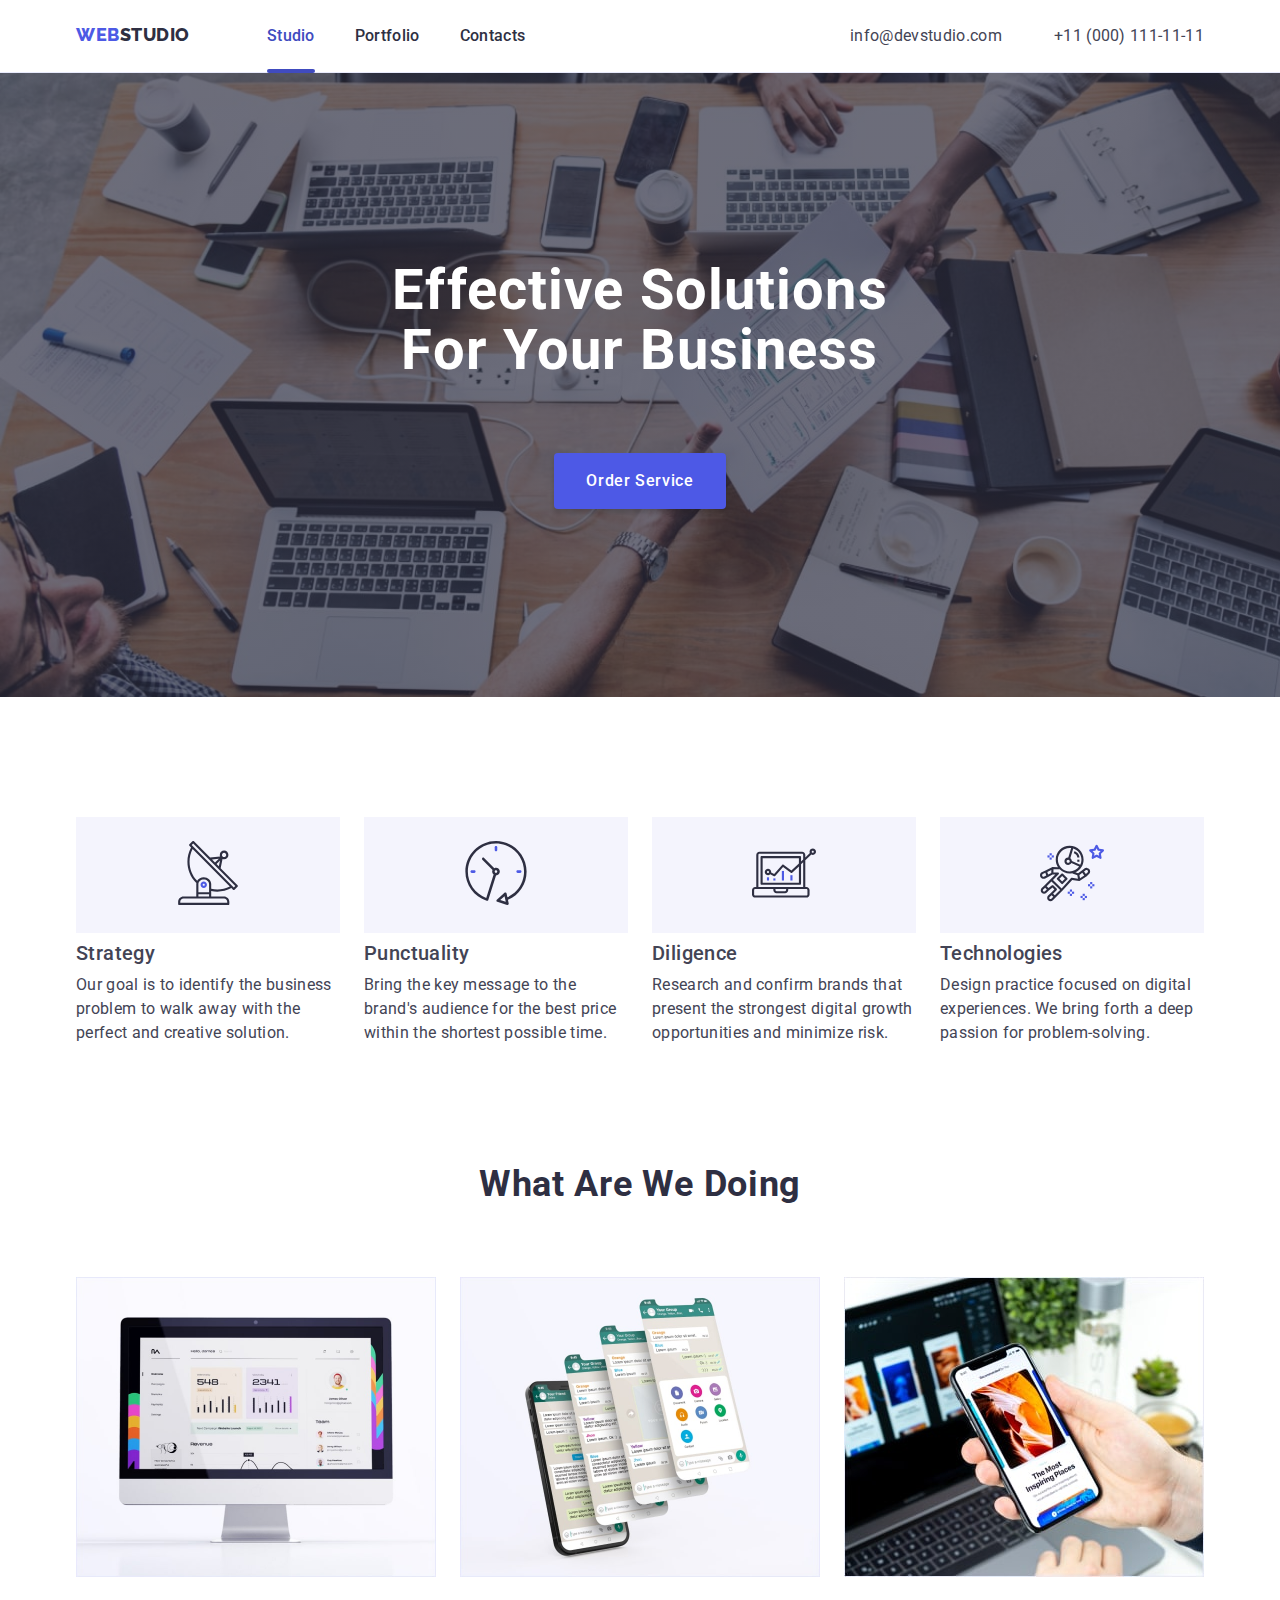
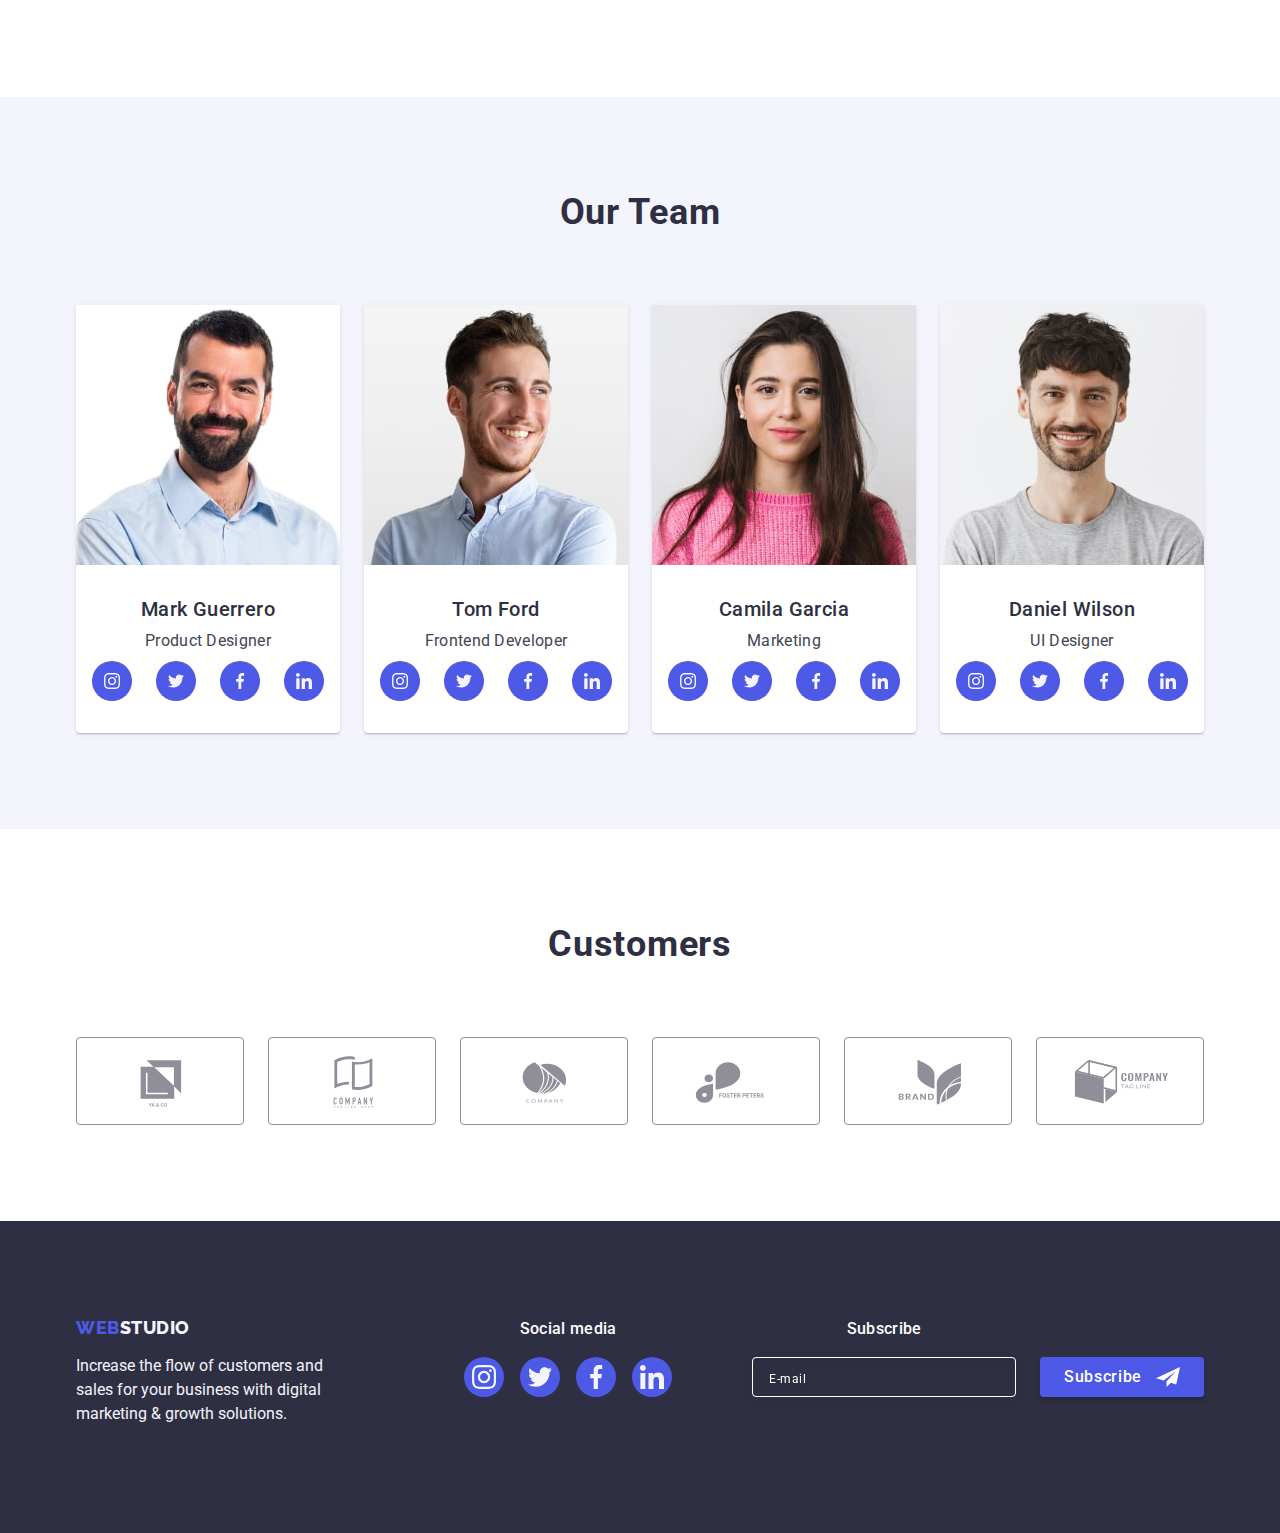
<file: index.html>
<!DOCTYPE html>
<html lang="en">
  <head>
    <meta charset="UTF-8" />
    <meta http-equiv="X-UA-Compatible" content="IE=edge" />
    <meta name="viewport" content="width=device-width, initial-scale=1.0" />
    <title>Studio</title>
    <link
      rel="stylesheet"
      href="https://cdn.jsdelivr.net/npm/modern-normalize@1.1.0/modern-normalize.min.css"
    />
    <link rel="stylesheet" href="./css/styles.css" />
    <link rel="preconnect" href="https://fonts.googleapis.com" />
    <link rel="preconnect" href="https://fonts.gstatic.com" crossorigin />
    <link
      href="https://fonts.googleapis.com/css2?family=Raleway:wght@800&family=Roboto:wght@400;500;700;900&display=swap"
      rel="stylesheet"
    />
    <link
      rel="stylesheet"
      href="https://cdn.jsdelivr.net/npm/modern-normalize@1.1.0/modern-normalize.min.css"
    />
  </head>
  <body class="page">
    <!-- Хедер -->
    <header class="header">
      <div class="container page-header-container">
        <nav class="nav">
          <a class="logo header-logo link" href="./index.html"
            >Web<span>Studio</span></a
          >

          <ul class="menu list">
            <li class="menu-item">
              <a class="link menu-link link-this" href="./index.html">Studio</a>
            </li>
            <li class="menu-item">
              <a class="link menu-link" href="./portfolio.html">Portfolio</a>
            </li>
            <li class="menu-item">
              <a class="link menu-link" href="">Contacts</a>
            </li>
          </ul>
        </nav>
        <button type="button" class="mobile-menu-open menu-btn" data-menu-open>
          <svg class="mobile-menu-open-icon" width="32px" height="22px">
            <use href="./images/sprite.svg#icon-burger"></use>
          </svg>
        </button>
        <address class="address">
          <ul class="list address-list">
            <li class="address-link">
              <a class="link" href="mailto:info@devstudio.com"
                >info@devstudio.com</a
              >
            </li>
            <li class="address-link">
              <a class="link" href="tel:+110001111111">+11 (000) 111-11-11</a>
            </li>
          </ul>
        </address>
      </div>
      <div class="mobile-menu" data-menu>
        <button
          class="mobile-menu-close-btn menu-btn .js-close-menu"
          type="button"
          data-menu-close
        >
          <svg
            class="mobile-menu-close-icon"
            aria-label="Mobile menu button"
            width="8px"
            height="8px"
          >
            <use href="./images/sprite.svg#icon-close"></use>
          </svg>
        </button>
        <nav class="mobile-nav">
          <ul class="mobile-menu-list list">
            <li class="mobile-menu-item">
              <a
                class="link mobile-menu-link link-this-mobile"
                href="./index.html"
                >Studio</a
              >
            </li>
            <li class="mobile-menu-item">
              <a class="link mobile-menu-link" href="./portfolio.html"
                >Portfolio</a
              >
            </li>
            <li class="mobile-menu-item">
              <a class="link mobile-menu-link" href="">Contacts</a>
            </li>
          </ul>
        </nav>
        <address class="mobile-address">
          <ul class="list mobile-address-list">
            <li class="mobile-address-link mobile-menu-tel">
              <a class="link" href="tel:+110001111111">+11 (000) 111-11-11</a>
            </li>
            <li class="mobile-address-link mobile-menu-email">
              <a class="link" href="mailto:info@devstudio.com"
                >info@devstudio.com</a
              >
            </li>
          </ul>
          <ul class="mobile-menu-social-list list">
            <li class="mobile-menu-social-item">
              <a href="" class="mobile-soc-link">
                <svg class="mobile-menu-soc-icon" width="24px" height="24px">
                  <use href="./images/sprite.svg#icon-instagram"></use>
                </svg>
              </a>
            </li>
            <li class="mobile-menu-social-item">
              <a href="" class="mobile-soc-link">
                <svg class="mobile-menu-soc-icon" width="24px" height="24px">
                  <use href="./images/sprite.svg#icon-twitter"></use>
                </svg>
              </a>
            </li>
            <li class="mobile-menu-social-item">
              <a href="" class="mobile-soc-link">
                <svg class="mobile-menu-soc-icon" width="24px" height="24px">
                  <use href="./images/sprite.svg#icon-facebook"></use>
                </svg>
              </a>
            </li>
            <li class="mobile-menu-social-item">
              <a href="" class="mobile-soc-link">
                <svg class="mobile-menu-soc-icon" width="24px" height="24px">
                  <use href="./images/sprite.svg#icon-linkedin"></use>
                </svg>
              </a>
            </li>
          </ul>
        </address>
      </div>
    </header>
    <!-- <main> -->
    <!-- Герой -->
    <main>
      <section class="hero">
        <div class="container hero-container">
          <h1 class="title hero-title">
            Effective Solutions for Your Business
          </h1>
          <button class="btn-hero" type="button" data-modal-open>
            Order Service
          </button>
        </div>
      </section>
      <!-- мета та можливості -->
      <section class="description section description-section">
        <div class="container description-container">
          <h2 class="description-title" hidden>description site</h2>
          <ul class="list description-list">
            <li class="description-item">
              <div class="description-svg">
                <svg class="" width="64" height="64">
                  <use href="./images/sprite.svg#icon-antenna"></use>
                </svg>
              </div>
              <h3 class="description-subtitle">Strategy</h3>
              <p class="description-text">
                Our goal is to identify the business problem to walk away with
                the perfect and creative solution.
              </p>
            </li>
            <li class="description-item">
              <div class="description-svg">
                <svg class="" width="64" height="64">
                  <use href="./images/sprite.svg#icon-clock"></use>
                </svg>
              </div>
              <h3 class="description-subtitle">Punctuality</h3>
              <p class="description-text">
                Bring the key message to the brand's audience for the best price
                within the shortest possible time.
              </p>
            </li>
            <li class="description-item">
              <div class="description-svg">
                <svg class="" width="64" height="64">
                  <use href="./images/sprite.svg#icon-diagram"></use>
                </svg>
              </div>
              <h3 class="description-subtitle">Diligence</h3>
              <p class="description-text">
                Research and confirm brands that present the strongest digital
                growth opportunities and minimize risk.
              </p>
            </li>
            <li class="description-item">
              <div class="description-svg">
                <svg class="" width="64" height="64">
                  <use href="./images/sprite.svg#icon-astronaut"></use>
                </svg>
              </div>
              <h3 class="description-subtitle">Technologies</h3>
              <p class="description-text">
                Design practice focused on digital experiences. We bring forth a
                deep passion for problem-solving.
              </p>
            </li>
          </ul>
        </div>
      </section>
      <!-- Що робить сайт -->
      <section class="features section">
        <div class="container">
          <h2 class="features-title">What are we doing</h2>
          <ul class="features-list list">
            <li class="features-item">
              <img
                src="./images/features1-1x-min.jpg"
                srcset="./images/features1-2x-min.jpg"
                alt="features-img"
                width="360"
                height="300"
              />
            </li>
            <li class="features-item">
              <img
                src="./images/features2-1x-min.jpg"
                srcset="./images/features2-2x-min.jpg"
                alt="features-img"
                width="360"
                height="300"
              />
            </li>
            <li class="features-item">
              <img
                src="./images/features3-1x-min.jpg"
                srcset="./images/features3-2x-min.jpg 2x"
                alt="features-img"
                width="360"
                height="300"
              />
            </li>
          </ul>
        </div>
      </section>
      <!-- команда -->
      <section class="team section">
        <div class="container team-container">
          <h2 class="team-title">Our Team</h2>
          <ul class="team-list list">
            <li class="team-item">
              <img
                src="./images/team1-1x-min.jpg"
                srcset="./images/team1-2x-min.jpg 2x"
                alt="img"
                width="264"
                height="260"
              />
              <div class="inner-team">
                <h3 class="team-subtitle">Mark Guerrero</h3>
                <p class="team-text">Product Designer</p>
                <ul class="social-list list">
                  <li class="social-list-item">
                    <a href="" class="social-list-link">
                      <svg class="social-list-icon" width="16" height="16">
                        <use href="./images/sprite.svg#icon-instagram"></use>
                      </svg>
                    </a>
                  </li>
                  <li class="social-list-item">
                    <a href="" class="social-list-link">
                      <svg class="social-list-icon" width="16" height="16">
                        <use href="./images/sprite.svg#icon-twitter"></use>
                      </svg>
                    </a>
                  </li>
                  <li class="social-list-item">
                    <a href="" class="social-list-link">
                      <svg class="social-list-icon" width="16" height="16">
                        <use href="./images/sprite.svg#icon-facebook"></use>
                      </svg>
                    </a>
                  </li>
                  <li class="social-list-item">
                    <a href="" class="social-list-link">
                      <svg class="social-list-icon" width="16" height="16">
                        <use href="./images/sprite.svg#icon-linkedin"></use>
                      </svg>
                    </a>
                  </li>
                </ul>
              </div>
            </li>
            <li class="team-item">
              <img
                src="./images/team2-1x-min.jpg"
                srcset="./images/team2-2x-min.jpg 2x"
                alt="img(1)"
                width="264"
                height="260"
              />
              <div class="inner-team">
                <h3 class="team-subtitle">Tom Ford</h3>
                <p class="team-text">Frontend Developer</p>
                <ul class="social-list list">
                  <li class="social-list-item">
                    <a href="" class="social-list-link">
                      <svg class="social-list-icon" width="16" height="16">
                        <use href="./images/sprite.svg#icon-instagram"></use>
                      </svg>
                    </a>
                  </li>
                  <li class="social-list-item">
                    <a href="" class="social-list-link">
                      <svg class="social-list-icon" width="16" height="16">
                        <use href="./images/sprite.svg#icon-twitter"></use>
                      </svg>
                    </a>
                  </li>
                  <li class="social-list-item">
                    <a href="" class="social-list-link">
                      <svg class="social-list-icon" width="16" height="16">
                        <use href="./images/sprite.svg#icon-facebook"></use>
                      </svg>
                    </a>
                  </li>
                  <li class="social-list-item">
                    <a href="" class="social-list-link">
                      <svg class="social-list-icon" width="16" height="16">
                        <use href="./images/sprite.svg#icon-linkedin"></use>
                      </svg>
                    </a>
                  </li>
                </ul>
              </div>
            </li>
            <li class="team-item">
              <img
                src="./images/team3-1x-min.jpg"
                srcset="./images/team3-2x-min.jpg 2x"
                alt="img(2)"
                width="264"
                height="260"
              />
              <div class="inner-team">
                <h3 class="team-subtitle">Camila Garcia</h3>
                <p class="team-text">Marketing</p>
                <ul class="social-list list">
                  <li class="social-list-item">
                    <a href="" class="social-list-link">
                      <svg class="social-list-icon" width="16" height="16">
                        <use href="./images/sprite.svg#icon-instagram"></use>
                      </svg>
                    </a>
                  </li>
                  <li class="social-list-item">
                    <a href="" class="social-list-link">
                      <svg class="social-list-icon" width="16" height="16">
                        <use href="./images/sprite.svg#icon-twitter"></use>
                      </svg>
                    </a>
                  </li>
                  <li class="social-list-item">
                    <a href="" class="social-list-link">
                      <svg class="social-list-icon" width="16" height="16">
                        <use href="./images/sprite.svg#icon-facebook"></use>
                      </svg>
                    </a>
                  </li>
                  <li class="social-list-item">
                    <a href="" class="social-list-link">
                      <svg class="social-list-icon" width="16" height="16">
                        <use href="./images/sprite.svg#icon-linkedin"></use>
                      </svg>
                    </a>
                  </li>
                </ul>
              </div>
            </li>
            <li class="team-item">
              <img
                src="./images/team4-1x-min.jpg"
                srcset="./images/team4-2x-min.jpg 2x"
                alt="img(3)"
                width="264"
                height="260"
              />
              <div class="inner-team">
                <h3 class="team-subtitle">Daniel Wilson</h3>
                <p class="team-text">UI Designer</p>
                <ul class="social-list list">
                  <li class="social-list-item">
                    <a href="" class="social-list-link">
                      <svg class="social-list-icon" width="16" height="16">
                        <use href="./images/sprite.svg#icon-instagram"></use>
                      </svg>
                    </a>
                  </li>
                  <li class="social-list-item">
                    <a href="" class="social-list-link">
                      <svg class="social-list-icon" width="16" height="16">
                        <use href="./images/sprite.svg#icon-twitter"></use>
                      </svg>
                    </a>
                  </li>
                  <li class="social-list-item">
                    <a href="" class="social-list-link">
                      <svg class="social-list-icon" width="16" height="16">
                        <use href="./images/sprite.svg#icon-facebook"></use>
                      </svg>
                    </a>
                  </li>
                  <li class="social-list-item">
                    <a href="" class="social-list-link">
                      <svg class="social-list-icon" width="16" height="16">
                        <use href="./images/sprite.svg#icon-linkedin"></use>
                      </svg>
                    </a>
                  </li>
                </ul>
              </div>
            </li>
          </ul>
        </div>
      </section>
      <!-- CUSTOMERS -->
      <section class="section customers-section">
        <div class="container customers-container">
          <h2 class="customers-title">Customers</h2>
          <ul class="customers-list list">
            <li class="customers-item">
              <a href="" class="customers-link">
                <svg class="customers-icon" width="104" height="56">
                  <use
                    class="icon1"
                    href="./images/sprite.svg#icon-group"
                  ></use>
                </svg>
              </a>
            </li>
            <li class="customers-item">
              <a href="" class="customers-link">
                <svg class="customers-icon" width="104" height="56">
                  <use href="./images/sprite.svg#icon-group-1"></use>
                </svg>
              </a>
            </li>
            <li class="customers-item">
              <a href="" class="customers-link">
                <svg class="customers-icon" width="104" height="56">
                  <use href="./images/sprite.svg#icon-group-2"></use>
                </svg>
              </a>
            </li>
            <li class="customers-item">
              <a href="" class="customers-link">
                <svg class="customers-icon" width="104" height="56">
                  <use href="./images/sprite.svg#icon-group-3"></use>
                </svg>
              </a>
            </li>
            <li class="customers-item">
              <a href="" class="customers-link">
                <svg class="customers-icon" width="104" height="56">
                  <use href="./images/sprite.svg#icon-group-4"></use>
                </svg>
              </a>
            </li>
            <li class="customers-item">
              <a href="" class="customers-link">
                <svg class="customers-icon" width="104" height="56">
                  <use href="./images/sprite.svg#icon-group-5"></use>
                </svg>
              </a>
            </li>
          </ul>
        </div>
      </section>
    </main>
    <!-- Футер -->
    <footer class="footer">
      <div class="container footer-container">
        <div class="footer-post">
          <a href="./index.html" class="link logo footer-logo"
            >Web<span class="logo-span">Studio</span></a
          >
          <p class="footer-text">
            Increase the flow of customers and sales for your business with
            digital marketing & growth solutions.
          </p>
        </div>

        <div class="footer-soc-container">
          <h3 class="footer-subtitle">Social media</h3>
          <ul class="footer-social-list list">
            <li class="footer-social-item">
              <a href="" class="footer-social-link">
                <svg class="footer-social-logo" width="24px" height="24px">
                  <use href="./images/sprite.svg#icon-instagram"></use>
                </svg>
              </a>
            </li>
            <li class="footer-social-item">
              <a href="" class="footer-social-link">
                <svg class="footer-social-logo" width="24px" height="24px">
                  <use href="./images/sprite.svg#icon-twitter"></use>
                </svg>
              </a>
            </li>
            <li class="footer-social-item">
              <a href="" class="footer-social-link">
                <svg class="footer-social-logo" width="24px" height="24px">
                  <use href="./images/sprite.svg#icon-facebook"></use>
                </svg>
              </a>
            </li>
            <li class="footer-social-item">
              <a href="" class="footer-social-link">
                <svg class="footer-social-logo" width="24px" height="24px">
                  <use href="./images/sprite.svg#icon-linkedin"></use>
                </svg>
              </a>
            </li>
          </ul>
        </div>
        <form action="" class="forma-footer">
          <div class="forma-footer-container">
            <p class="forma-text-footer">Subscribe</p>
            <input
              type="email"
              class="footer-forma-input"
              placeholder="E-mail"
            />
          </div>
          <div class="footer-field">
            <button type="submit" class="footer-forma-btn">Subscribe</button>
            <svg class="footer-icon-btn" width="24px" height="24px">
              <use href="./images/sprite.svg#icon-footer-input"></use>
            </svg>
          </div>
        </form>
      </div>
    </footer>
    <!-- --------MODAL-------------- -->
    <div class="backdrop is-hidden" data-modal>
      <div class="modal">
        <button type="button" class="modal-close-btn" data-modal-close>
          <svg class="icon-close" width="8px" height="8px">
            <use href="./images/sprite.svg#icon-close"></use>
          </svg>
        </button>
        <form action="" class="forma-modal">
          <p class="forma-modal-text">
            Leave your contacts and we will call you back
          </p>

          <label for="name" class="forma-modal-name-desc">Name</label>
          <div class="modal-field-name">
            <input type="text" id="name" class="forma-modal-name" />
            <svg class="icon-name" width="12px" height="12px">
              <use href="./images/sprite.svg#icon-input-name"></use>
            </svg>
          </div>

          <label for="tel" class="forma-modal-tel-desc">Phone</label>
          <div class="modal-field-tel">
            <input
              type="tel"
              id="tel"
              class="forma-modal-tel"
              pattern="[0-9]{3}-[0-9]{3}-[0-9]{2}-[0-9]{2}"
            />
            <svg class="icon-tel" width="13px" height="13px">
              <use href="./images/sprite.svg#icon-input-tel"></use>
            </svg>
          </div>

          <label for="email" class="forma-modal-email-desc">Email</label>
          <div class="modal-field-email">
            <input type="email" id="email" class="forma-modal-email" />
            <svg class="icon-email" width="15px" height="12px">
              <use href="./images/sprite.svg#icon-input-email"></use>
            </svg>
          </div>

          <label for="taxtarea" class="forma-modal-textarea-desc"
            >Comment</label
          >
          <textarea
            class="forma-modal-textarea"
            name="taxtarea"
            id="textarea"
            placeholder="Text input"
          ></textarea>

          <div class="polisy-field">
            <input
              type="checkbox"
              id="policy"
              name="policy"
              class="checkbox visuallly-hidden"
            />
            <label for="policy" class="forma-modal-policy-desc"
              >I accept the terms and conditions of the &nbsp
              <a href="" class="polisy-link">Privasy Polisy</a>
            </label>
          </div>

          <button type="submit" class="forma-modal-btn-send">Send</button>
        </form>
      </div>
    </div>
    <script src="./js/modal.js"></script>
    <script src="./js/mobile-menu.js"></script>
  </body>
</html>
</file>
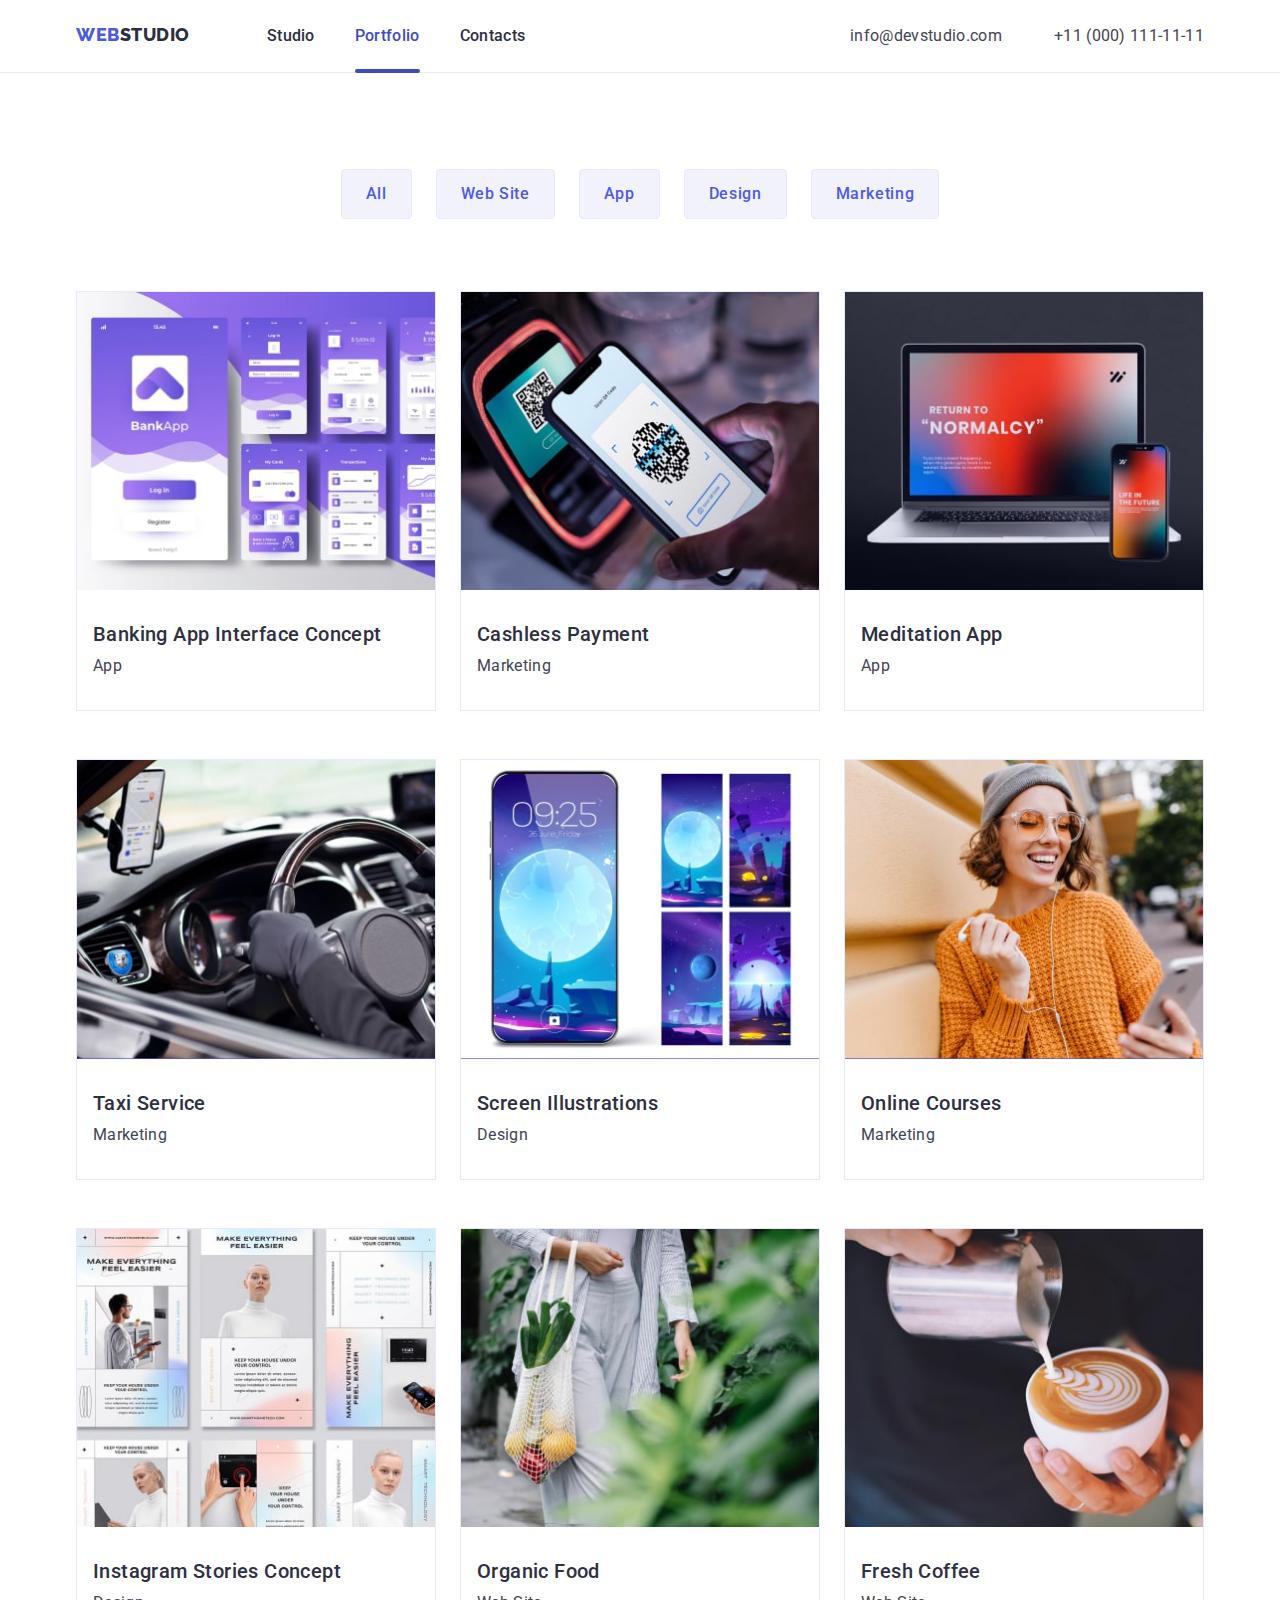
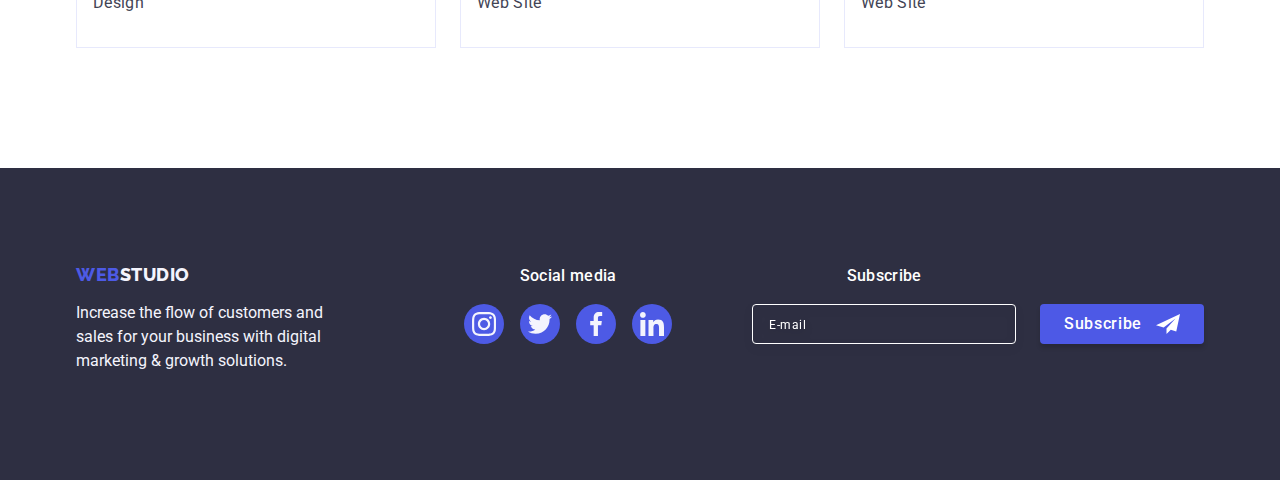
<file: portfolio.html>
<!DOCTYPE html>
<html lang="en">
  <head>
    <meta charset="UTF-8" />
    <meta http-equiv="X-UA-Compatible" content="IE=edge" />
    <meta name="viewport" content="width=device-width, initial-scale=1.0" />
    <title>Portfolio</title>
    <link
      rel="stylesheet"
      href="https://cdn.jsdelivr.net/npm/modern-normalize@1.1.0/modern-normalize.min.css"
    />
    <link rel="stylesheet" href="./css/styles.css" />
    <link rel="preconnect" href="https://fonts.googleapis.com" />
    <link rel="preconnect" href="https://fonts.gstatic.com" crossorigin />
    <link
      href="https://fonts.googleapis.com/css2?family=Raleway:wght@800&family=Roboto:wght@400;500;700;900&display=swap"
      rel="stylesheet"
    />
  </head>

  <body class="page">
    <!-- Хедер -->
    <header class="header">
      <div class="container page-header-container">
        <nav class="nav">
          <a class="logo header-logo link" href="./index.html"
            >Web<span>Studio</span></a
          >

          <ul class="menu list">
            <li class="menu-item">
              <a class="link menu-link" href="./index.html">Studio</a>
            </li>
            <li class="menu-item">
              <a class="link menu-link link-this" href="./portfolio.html"
                >Portfolio</a
              >
            </li>
            <li class="menu-item">
              <a class="link menu-link" href="">Contacts</a>
            </li>
          </ul>
        </nav>
        <button type="button" class="mobile-menu-open menu-btn" data-menu-open>
          <svg class="mobile-menu-open-icon" width="32px" height="22px">
            <use href="./images/sprite.svg#icon-burger"></use>
          </svg>
        </button>
        <address class="address">
          <ul class="list address-list">
            <li class="address-link">
              <a class="link" href="mailto:info@devstudio.com"
                >info@devstudio.com</a
              >
            </li>
            <li class="address-link">
              <a class="link" href="tel:+110001111111">+11 (000) 111-11-11</a>
            </li>
          </ul>
        </address>
      </div>
      <div class="mobile-menu" data-menu>
        <button
          class="mobile-menu-close-btn menu-btn .js-close-menu"
          type="button"
          data-menu-close
        >
          <svg
            class="mobile-menu-close-icon"
            aria-label="Mobile menu button"
            width="8px"
            height="8px"
          >
            <use href="./images/sprite.svg#icon-close"></use>
          </svg>
        </button>
        <nav class="mobile-nav">
          <ul class="mobile-menu-list list">
            <li class="mobile-menu-item">
              <a
                class="link mobile-menu-link link-studio-menu"
                href="./index.html"
                >Studio</a
              >
            </li>
            <li class="mobile-menu-item">
              <a
                class="link mobile-menu-link link-this-mobile"
                href="./portfolio.html"
                >Portfolio</a
              >
            </li>
            <li class="mobile-menu-item">
              <a class="link mobile-menu-link" href="">Contacts</a>
            </li>
          </ul>
        </nav>
        <address class="mobile-address">
          <ul class="list mobile-address-list">
            <li class="mobile-address-link mobile-menu-tel">
              <a class="link" href="tel:+110001111111">+11 (000) 111-11-11</a>
            </li>
            <li class="mobile-address-link mobile-menu-email">
              <a class="link" href="mailto:info@devstudio.com"
                >info@devstudio.com</a
              >
            </li>
          </ul>
          <ul class="mobile-menu-social-list list">
            <li class="mobile-menu-social-item">
              <a href="" class="mobile-soc-link">
                <svg class="mobile-menu-soc-icon" width="24px" height="24px">
                  <use href="./images/sprite.svg#icon-instagram"></use>
                </svg>
              </a>
            </li>
            <li class="mobile-menu-social-item">
              <a href="" class="mobile-soc-link">
                <svg class="mobile-menu-soc-icon" width="24px" height="24px">
                  <use href="./images/sprite.svg#icon-twitter"></use>
                </svg>
              </a>
            </li>
            <li class="mobile-menu-social-item">
              <a href="" class="mobile-soc-link">
                <svg class="mobile-menu-soc-icon" width="24px" height="24px">
                  <use href="./images/sprite.svg#icon-facebook"></use>
                </svg>
              </a>
            </li>
            <li class="mobile-menu-social-item">
              <a href="" class="mobile-soc-link">
                <svg class="mobile-menu-soc-icon" width="24px" height="24px">
                  <use href="./images/sprite.svg#icon-linkedin"></use>
                </svg>
              </a>
            </li>
          </ul>
        </address>
      </div>
    </header>
    <!-- MAIN -->
    <main>
      <section class="project">
        <h1 hidden>Projects</h1>
        <div class="container">
          <ul class="list btn-list">
            <li class="btn-list-item">
              <button class="btn-filter" type="button">All</button>
            </li>
            <li class="btn-list-item">
              <button class="btn-filter" type="button">Web Site</button>
            </li>
            <li class="btn-list-item">
              <button class="btn-filter" type="button">App</button>
            </li>
            <li class="btn-list-item">
              <button class="btn-filter" type="button">Design</button>
            </li>
            <li class="btn-list-item">
              <button class="btn-filter" type="button">Marketing</button>
            </li>
          </ul>
        </div>
        <div class="container">
          <ul class="project-list list">
            <li class="project-list-item">
              <a href="" class="link project-link"
                ><div class="project-item-img">
                  <img
                    src="./images/image.jpg"
                    alt="image"
                    width="360"
                    height="300"
                  />
                  <p class="overlay">
                    14 Stylish and User-Friendly App Design Concepts · Task
                    Manager App · Calorie Tracker App · Exotic Fruit Ecommerce
                    App · Cloud Storage App
                  </p>
                </div>
                <div class="inner-project-card">
                  <h2 class="project-title">Banking App Interface Concept</h2>
                  <p class="project-text">App</p>
                </div>
              </a>
            </li>
            <li class="project-list-item">
              <a href="" class="link project-link"
                ><div class="project-item-img">
                  <img
                    src="./images/image-1.jpg"
                    alt="image"
                    width="360"
                    height="300"
                  />
                  <p class="overlay">
                    14 Stylish and User-Friendly App Design Concepts · Task
                    Manager App · Calorie Tracker App · Exotic Fruit Ecommerce
                    App · Cloud Storage App
                  </p>
                </div>
                <div class="inner-project-card">
                  <h2 class="project-title">Cashless Payment</h2>
                  <p class="project-text">Marketing</p>
                </div>
              </a>
            </li>
            <li class="project-list-item">
              <a href="" class="link project-link"
                ><div class="project-item-img">
                  <img
                    src="./images/image-2.jpg"
                    alt="image"
                    width="360"
                    height="300"
                  />
                  <p class="overlay">
                    14 Stylish and User-Friendly App Design Concepts · Task
                    Manager App · Calorie Tracker App · Exotic Fruit Ecommerce
                    App · Cloud Storage App
                  </p>
                </div>
                <div class="inner-project-card">
                  <h2 class="project-title">Meditation App</h2>
                  <p class="project-text">App</p>
                </div>
              </a>
            </li>
            <li class="project-list-item">
              <a href="" class="link project-link">
                <div class="project-item-img">
                  <img
                    src="./images/image-3.jpg"
                    alt="image"
                    width="360"
                    height="300"
                  />
                  <p class="overlay">
                    14 Stylish and User-Friendly App Design Concepts · Task
                    Manager App · Calorie Tracker App · Exotic Fruit Ecommerce
                    App · Cloud Storage App
                  </p>
                </div>
                <div class="inner-project-card">
                  <h2 class="project-title">Taxi Service</h2>
                  <p class="project-text">Marketing</p>
                </div>
              </a>
            </li>
            <li class="project-list-item">
              <a href="" class="link project-link">
                <div class="project-item-img">
                  <img
                    src="./images/image-4.jpg"
                    alt="image"
                    width="360"
                    height="300"
                  />
                  <p class="overlay">
                    14 Stylish and User-Friendly App Design Concepts · Task
                    Manager App · Calorie Tracker App · Exotic Fruit Ecommerce
                    App · Cloud Storage App
                  </p>
                </div>

                <div class="inner-project-card">
                  <h2 class="project-title">Screen Illustrations</h2>
                  <p class="project-text">Design</p>
                </div>
              </a>
            </li>
            <li class="project-list-item">
              <a href="" class="link project-link">
                <div class="project-item-img">
                  <img
                    src="./images/image-5.jpg"
                    alt="image"
                    width="360"
                    height="300"
                  />
                  <p class="overlay">
                    14 Stylish and User-Friendly App Design Concepts · Task
                    Manager App · Calorie Tracker App · Exotic Fruit Ecommerce
                    App · Cloud Storage App
                  </p>
                </div>
                <div class="inner-project-card">
                  <h2 class="project-title">Online Courses</h2>
                  <p class="project-text">Marketing</p>
                </div>
              </a>
            </li>
            <li class="project-list-item">
              <a href="" class="link project-link"
                ><div class="project-item-img">
                  <img
                    src="./images/image-6.jpg"
                    alt="image"
                    width="360"
                    height="300"
                  />
                  <p class="overlay">
                    14 Stylish and User-Friendly App Design Concepts · Task
                    Manager App · Calorie Tracker App · Exotic Fruit Ecommerce
                    App · Cloud Storage App
                  </p>
                </div>
                <div class="inner-project-card">
                  <h2 class="project-title">Instagram Stories Concept</h2>
                  <p class="project-text">Design</p>
                </div>
              </a>
            </li>

            <li class="project-list-item">
              <a href="" class="link project-link"
                ><div class="project-item-img">
                  <img
                    src="./images/image-7.jpg"
                    alt="image"
                    width="360"
                    height="300"
                  />
                  <p class="overlay">
                    14 Stylish and User-Friendly App Design Concepts · Task
                    Manager App · Calorie Tracker App · Exotic Fruit Ecommerce
                    App · Cloud Storage App
                  </p>
                </div>
                <div class="inner-project-card">
                  <h2 class="project-title">Organic Food</h2>
                  <p class="project-text">Web Site</p>
                </div>
              </a>
            </li>

            <li class="project-list-item">
              <a href="" class="link project-link"
                ><div class="project-item-img">
                  <img
                    src="./images/image-8.jpg"
                    alt="image"
                    width="360"
                    height="300"
                  />
                  <p class="overlay">
                    14 Stylish and User-Friendly App Design Concepts · Task
                    Manager App · Calorie Tracker App · Exotic Fruit Ecommerce
                    App · Cloud Storage App
                  </p>
                </div>
                <div class="inner-project-card">
                  <h2 class="project-title">Fresh Coffee</h2>
                  <p class="project-text">Web Site</p>
                </div>
              </a>
            </li>
          </ul>
        </div>
      </section>
    </main>
    <!-- Футер -->
    <footer class="footer">
      <div class="container footer-container">
        <div class="footer-post">
          <a href="./index.html" class="link logo footer-logo"
            >Web<span class="logo-span">Studio</span></a
          >
          <p class="footer-text">
            Increase the flow of customers and sales for your business with
            digital marketing & growth solutions.
          </p>
        </div>

        <div class="footer-soc-container">
          <h3 class="footer-subtitle">Social media</h3>
          <ul class="footer-social-list list">
            <li class="footer-social-item">
              <a href="" class="footer-social-link">
                <svg class="footer-social-logo" width="24px" height="24px">
                  <use href="./images/sprite.svg#icon-instagram"></use>
                </svg>
              </a>
            </li>
            <li class="footer-social-item">
              <a href="" class="footer-social-link">
                <svg class="footer-social-logo" width="24px" height="24px">
                  <use href="./images/sprite.svg#icon-twitter"></use>
                </svg>
              </a>
            </li>
            <li class="footer-social-item">
              <a href="" class="footer-social-link">
                <svg class="footer-social-logo" width="24px" height="24px">
                  <use href="./images/sprite.svg#icon-facebook"></use>
                </svg>
              </a>
            </li>
            <li class="footer-social-item">
              <a href="" class="footer-social-link">
                <svg class="footer-social-logo" width="24px" height="24px">
                  <use href="./images/sprite.svg#icon-linkedin"></use>
                </svg>
              </a>
            </li>
          </ul>
        </div>
        <form action="" class="forma-footer">
          <div class="forma-footer-container">
            <p class="forma-text-footer">Subscribe</p>
            <input
              type="email"
              class="footer-forma-input"
              placeholder="E-mail"
            />
          </div>
          <div class="footer-field">
            <button type="submit" class="footer-forma-btn">Subscribe</button>
            <svg class="footer-icon-btn" width="24px" height="24px">
              <use href="./images/sprite.svg#icon-footer-input"></use>
            </svg>
          </div>
        </form>
      </div>
    </footer>
    <script src="./js/mobile-menu.js"></script>
  </body>
</html>
</file>
<file: css/styles.css>
:root {
--IRIS: #4D5AE5 ;
--OCEAN: #404BBF ;
--NAVY-BLUE: #2E2F42 ;
--GREEN: #31D0AA ;
--SLATE: #434455 ;
--LIGHT-SLATE: #8E8F99 ;
--cornflower: #E7E9FC ;
--CLOUD: #F4F4FD ;
--GREY: #2E2F42 ;
--WHITE: #FFFFFF ;
--Dairy: #FCFCFC ;
--background-color: #E5E5E5;
--transition-btn: background-color 250ms cubic-bezier(0.4, 0, 0.2, 1);
--transition-link: color 250ms cubic-bezier(0.4, 0, 0.2, 1);
--transition-shadow: box-shadow 250ms cubic-bezier(0.4, 0, 0.2, 1);
}
h1,
h2,
h3,
h4,
p{
margin-top: 0;
margin-bottom: 0;
}
ol,ul {
    margin-top: 0;
    margin-bottom: 0;
    padding-left: 0;
}
img {
    display: block;
    max-width: 100%;
    width: 100%;
    height: auto;
}
.list {
    list-style: none;
}

.page {
    background-color: #E5E5E5;
    font-family: "Roboto", sans-serif;
    color: var(--SLATE)
    
}
a {
    text-decoration: none
}
button {
    cursor: pointer;
}
.container {
    margin-left: auto;
    margin-right: auto;
    padding-left: 15px;
    padding-right: 15px;
}
textarea {
    resize: none;
}
.visuallly-hidden {
    position: absolute;
    width: 1px;
    height: 1px;
    margin: -1px;
    padding: 0;
    overflow: hidden;
    border: 0;
    clip: rect(0 0 0 0);
}

/*------------------- Хедер---------------------------- */
/* -------------------LOGO------------------------- */

.header {
    background-color: var(--WHITE);
}

.logo {
   

    color: var(--IRIS);
    font-family: "Raleway", sans-serif;
    font-weight: 800;
    font-size: 18px;
    line-height: 1.17;
    letter-spacing: 0.03em;
    text-transform: uppercase;
    text-decoration: none;
} 
.header-logo {
     margin-right: 77px;
}

.logo>span {
    color: var(--NAVY-BLUE)
}

.header {
    border-bottom-width: 1px;
    border-bottom-style: solid;
    border-bottom-color: hsla(234, 78%, 95%, 1);
}

.menu-link {
    font-weight: 500;
    font-size: 16px;
    line-height: 1.5;
    letter-spacing: 0.02em;
    color: var(--NAVY-BLUE);
    transition: var(--transition-link);
}



.menu-link:hover,
.menu-link:focus {
    color: var(--OCEAN);
}


.mobile-menu-link {
    font-weight: 700;
    font-size: 36px;
    line-height: 1.1;
    letter-spacing: 0.02em;
    color: var(--NAVY-BLUE);
    transition: var(--transition-link);
}

.link-this-mobile {
    color: var(--OCEAN);
}
.mobile-menu-item:not(:last-child) {
    margin-bottom: 40px;
}
.mobile-menu-tel {
    font-style: normal;
    font-weight: 700;
    font-size: 36px;
    line-height: 1.1;
    letter-spacing: 0.02em;
    color: var(--IRIS);

}
.mobile-menu-email .link {
    font-style: normal;
    font-weight: 500;
    font-size: 20px;
    line-height: 1.2;
    letter-spacing: 0.02em;
    color: var(--SLATE);
}


.mobile-menu-link:hover,
.mobile-menu-link:focus {
    color: var(--OCEAN);
}
.mobile-menu-item:not(:last-child) {
    margin-bottom: 40px;
}
.mobile-menu-tel {
    font-style: normal;
    font-weight: 700;
    font-size: 36px;
    line-height: 1.1;
    letter-spacing: 0.02em;
    color: var(--IRIS);

}
.mobile-menu-email .link {
    font-style: normal;
    font-weight: 500;
    font-size: 20px;
    line-height: 1.2;
    letter-spacing: 0.02em;
    color: var(--SLATE);
}


.mobile-menu {
    position: fixed;

    top: 0;
    bottom: 0;
    background-color: var(--WHITE);
    z-index: 100;

    opacity: 0;
    visibility: hidden;
    pointer-events: none;

    padding-top: 80px;
    padding-left: 40px;
    padding-bottom: 40px;
    padding-right: 40px;
    width: 100%;
    margin-left: auto;
    margin-right: auto;
    
    display: flex;
    flex-direction: column;
    justify-content: space-between;

    transition: opacity 250ms cubic-bezier(0.4, 0, 0.2, 1), visibility 250ms cubic-bezier(0.4, 0, 0.2, 1);
}

.mobile-menu.is-open {
opacity: 1;
visibility: visible;
pointer-events: auto;
}


.mobile-menu-open-icon {
    stroke: #2E2F42;
}
    
.mobile-menu-open {
    background-color: transparent;
    border: none;
    padding: 0;
    height: 22px;
}
.mobile-menu-open:active {
    background-color: var(--OCEAN);

}




.mobile-menu-close-btn {
    position: absolute;
    right: 24px;
    top: 24px;
    width: 24px;
    height: 24px;
    background-color: var(--cornflower);
    border: 1px solid rgba(0, 0, 0, 0.1);
    border-radius: 50%;
    display: flex;
    padding: 0;
    justify-content: center;
    align-items: center;
    transition: var(--transition-btn);

}

.mobile-menu-close-btn:active {
    background-color: var(--OCEAN);

 }
.mobile-menu-social-list{
    display: flex;
    justify-content: space-between;
    padding: 15px;

    max-width: 328px;  
}


.mobile-soc-link {
    border-radius: 50%;
    background-color: var(--IRIS);
        border-radius: 50%;
        display: flex;
        justify-content: center;
        align-items: center;
        transition: var(--transition-shadow),
        var(--transition-btn);
        width: 40px;
        height: 40px;
}

.social-list-link {
    width: 40px;
    height: 40px;

}

.social-list-link:hover,
.social-list-link:focus {
    box-shadow: 0px 4px 4px rgba(0, 0, 0, 0.25);
    background-color: var(--OCEAN);
}
.mobile-address-list {
    margin-bottom: 48px;
}

.mobile-menu-tel {
    margin-bottom: 40px;
}


@media  screen and (max-width: 767px) {
    .menu,
    .address {
            display: none;
        }
}
@media screen and (max-width: 427px) {

        .page-header-container {
    display: flex;
    justify-content: space-between;
    padding-top: 24px;
        padding-bottom: 24px;
}
}


@media screen and (min-width: 428px) {


.menu-link {
        font-family: 'Roboto';
        font-style: normal;
        font-weight: 700;
        font-size: 36px;
        line-height: 1.11;
        letter-spacing: 0.02em;
        color: var(--NAVY-BLUE);
        transition: var(--transition-link);
    }
.container, .hero-container {
    max-width: 428px;
    padding-left: 15px;
    padding-right: 15px;
    margin-left: auto;
    margin-right: auto; 
}
.hero-container {
    padding-top: 24px;
    padding-bottom: 24px;
}

.mobile-menu-close-btn:active {
    background-color: var(--OCEAN);

}

.page-header-container {
    display: flex;
    justify-content: space-between;
        padding-top: 24px;
            padding-bottom: 24px;
}

}

@media screen and (min-width: 768px) {
.header {
        border-bottom-width: 1px;
        border-bottom-style: solid;
        border-bottom-color: hsla(234, 78%, 95%, 1);
    }

    .container {
    max-width: 768px;
    margin-left: auto;
    margin-right: auto;
    padding-top: 0;
    padding-bottom: 0;
    padding-left: 15px;
    padding-right: 15px;
        }
    .menu-link {
    
        font-style: normal;
        font-weight: 500;
        font-size: 16px;
        line-height: 1.5 ;
        letter-spacing: 0.02em;
}

.container .nav {
    display: flex;
    align-items: baseline;
    
}
.menu {
    display: flex;
    gap: 40px;

}
.page-header-container {

    justify-content: center;
    align-items: center;
}



.menu-link:hover,
.menu-link:focus {
    color: var(--OCEAN);
}

.nav{
    padding-top: 24px;
}
.menu-link {
    position: relative;
    height: 48px;
    padding-bottom: 0;
}
.menu-link {
    display: block;
}


.link-this::after {
    position: absolute;
    left: 0;
    bottom: -1px;


    content: "";
    display: block;
    width: 100%;
    height: 4px;
    background-color: currentColor;
    border-radius: 4px;

    transition: opacity 250ms cubic-bezier(0.4, 0, 0.2, 1);
}

.link-this {
    color: var(--OCEAN);
}

.address {
    margin-left: auto;
    
}
.address-list {
    display: flex;
    flex-direction: column;
        gap: 12px;
}


.address-list .link {
    font-style: normal;
    font-weight: 400;
    font-size: 12px;
    line-height: 1.16;
    letter-spacing: 0.04em;
    color: var(--SLATE);
}

.address-list .link:hover,
.address-list .link:focus {
    color: var(--OCEAN);
}
.mobile-menu, .mobile-menu-open {
    display: none;
}

}

@media screen and (min-width: 1158px) {
    .container {
       max-width: 1158px;
        padding-top: 0;
        padding-bottom: 0;
justify-content: center;
    }
.address-list {
    display: flex;
    flex-direction: row;
        }
    .logo {
        margin-right: 77px;
}


.menu-link {
    height: 48px;
    width: 100%;
    padding: 0;
}
.address-list .link {
font-weight: 400;
    font-size: 16px;
    line-height:   1.5 ;
    letter-spacing: 0.02em;
    color: var(--SLATE);
}
.address-link:not(:last-child) {
    margin-right: 40px;
}

}
/* ---------------------------MAIN ---------------------*/
/* --------------------HERO--------------- */
.hero {
    background-color: var(--WHITE);
    color: var(--WHITE);
}

.btn-hero {
    border-radius: 4px;
    padding: 16px 32px;

    font-weight: 500;
    font-size: 16px;
    line-height: 1.5;
    letter-spacing: 0.04em;
    color: var(--WHITE);

    background-color: hsla(235, 75%, 60%, 1);
    box-shadow: 0px 4px 4px rgba(0, 0, 0, 0.15);
    border: none;

    margin-right: auto;
    margin-left: auto;
    transition: var(--transition-btn);
}


.btn-hero:hover,
.btn-hero:focus {
    background-color: var(--OCEAN);
}
 .btn-hero {
     margin-left: auto;
     margin-right: auto;
 }
  .hero-title {
      margin-bottom: 72px;
      margin-left: auto;
      margin-right: auto;

      font-style: normal;
      font-weight: 700;
      font-size: 36px;
      line-height: 1.1;
      text-align: center;
      letter-spacing: 0.02em;
      text-transform: capitalize;

      width: 320px;
  }

@media screen and (max-width: 427px) {
.hero-container {
        background-image: linear-gradient(rgba(46, 47, 66, 0.7), rgba(46, 47, 66, 0.7)),
            url(../images/Dark-bg-mob-1x.jpg);
        background-size: cover;
        padding-top: 112px;
        padding-bottom: 112px;

        display: flex;
        flex-direction: column;
    }

}

@media screen and (min-width: 428px) {
    .hero-container {
        background-image: linear-gradient(rgba(46, 47, 66, 0.7), rgba(46, 47, 66, 0.7)), 
        url(../images/Dark-bg-mob-1x.jpg);
        background-size: cover;
        background-repeat: no-repeat;
        max-width: 767px;
        
        padding-top: 112px;
        padding-bottom: 112px;

    display: flex;
    flex-direction: column;
    } 
}
@media (min-device-pixel-ratio) and (max-width: 767px),
(min-resolution: 192dpi) and (max-width: 767px),
(min-resolution: 2dppx) and (max-width: 767px) {
    .hero-container {
        background-image: linear-gradient(rgba(46, 47, 66, 0.7), rgba(46, 47, 66, 0.7)),
            url(../images/Dark-bg-mob-2x.jpg);
    }
}
@media screen and (min-width: 768px) {
    .hero-container {
            background-image: linear-gradient(rgba(46, 47, 66, 0.7), rgba(46, 47, 66, 0.7)),
                url(../images/Dark-bg-tab-1x.jpg);
        max-width: 1157px;
        height: auto;
            }
    
}
@media (min-device-pixel-ratio) and (max-width: 1157px),
(min-resolution: 192dpi) and (max-width: 1157px),
(min-resolution: 2dppx) and (max-width: 1157px) {

.hero-container {
        background-image: linear-gradient(rgba(46, 47, 66, 0.7), rgba(46, 47, 66, 0.7)),
            url(../images/Dark-bg-tab-2x.jpg);
    }
}
@media screen and (min-width: 1158px) {
    .hero-container { 
        background-image: linear-gradient(rgba(46, 47, 66, 0.7), rgba(46, 47, 66, 0.7)),url(../images/people-office-desc-1x.jpg);
    
        padding-top: 188px;
        padding-bottom: 188px;
        background-size: cover;
        max-width: 1440px;
    }
.hero-title {
    font-size: 56px;
    line-height: 1.07;
    text-align: center;
    letter-spacing: 0.02em;

    width: 496px;
}
}
@media (min-device-pixel-ratio) and (min-width: 1158px),
(min-resolution: 192dpi) and (min-width: 1158px),
(min-resolution: 2dppx) and (min-width: 1158px) {
.hero-container {
    background-image: linear-gradient(rgba(46, 47, 66, 0.7), rgba(46, 47, 66, 0.7)),
    url(../images/people-office-desc-2x.jpg);
    }
}
/* ------------------description -----------------------*/
.description-svg {
    background-color: var(--CLOUD);
    padding-left: 100px;
    padding-right: 100px;
    padding-top: 24px;
    padding-bottom: 24px;
    transition: var(--transition-shadow);
}
.description-svg {
    margin-bottom: 8px;
}

.description-svg:hover,
.description-svg:focus {
    box-shadow: 0px 4px 4px rgba(0, 0, 0, 0.25);
}

@media screen and (max-width: 1157px) {
.description-svg {
    display: none;
}


}
@media screen and (max-width: 427px) {
.description,
    .features {
        background-color: var(--WHITE);
    }
.description-subtitle {
    font-family: 'Roboto';
    font-weight: 700;
    font-size: 36px;
    line-height: 1.1;
    text-align: center;
    letter-spacing: 0.02em;

    margin-bottom: 8px;
}

.description-text {
    font-weight: 500;
    letter-spacing: 0.02em;
    font-size: 16px;
    line-height: 1.5;
    color: var(--SLATE);
}
 .description-item:not(:last-child) {
     margin-bottom: 72px;
 }
  .description.section {
      padding-top: 96px;
      padding-bottom: 96px;
  }
}


@media screen and (min-width: 428px) {
.description,
.features {
    background-color: var(--WHITE);
    }
    .description {
        padding-top: 96px;
        padding-bottom: 96px;
    }

    .description-subtitle {
    font-family: 'Roboto';
    font-weight: 700;
    font-size: 36px;
    line-height: 1.1;
    text-align: center;
    letter-spacing: 0.02em;

    margin-bottom: 8px;
    }
        .description-text {
    font-weight: 500;
    letter-spacing: 0.02em;
    font-size: 16px;
    line-height: 1.5;
    color: var(--SLATE);
    }
         .description-item:not(:last-child) {
             margin-bottom: 72px;
         }
   
}

@media screen and (min-width: 768px) {
    .description {
        padding-bottom: 96px;
    }
.description-list {
        display: flex;
        flex-wrap: wrap;
        column-gap: 24px;
        row-gap: 72px;
    }
        .description-subtitle {
            text-align: start;
    
        }
.description-item {
flex-basis: calc((100% - 24px) / 2);
}

}

@media screen and (min-width: 1158px) {

.description-subtitle {
    font-weight: 500;
    font-size: 20px;
    line-height: 1.2;
}
.description-text {
    font-weight: 400;
}
.description-item {
    flex-basis: calc((100% - 24px) / 4);
}
.description-list .description-item  {
    margin-bottom: 0;
}
.description-list {
    flex-wrap: nowrap;
}
.description {
   padding-top: 120px;
   padding-bottom: 120px;
}

}
/* ----------------------------features --------------------*/
@media screen and (max-width: 1157px){
  .features {
    display: none;
  }
}
.features-title,
.team-title,
.customers-title {
    text-align: center;
    font-size: 36px;
    line-height: 1.11;
    letter-spacing: 0.02em;
    text-transform: capitalize;
    color: var(--GREY);
}

.features-title {
    margin-bottom: 72px;
}
.features-item {
    width: calc((100% - 24px) / 3);
}
.features-list {
    display: flex;
    gap: 24px;
}

.features {
padding-top: 0;
padding-bottom: 120px;
}

/* -------------------------Team ---------------------------*/
.team {
    background-color: var(--CLOUD);
}
.team-item {
    background-color: var(--WHITE);
    box-shadow: 0px 1px 6px rgba(46, 47, 66, 0.08), 0px 1px 1px rgba(46, 47, 66, 0.16), 0px 2px 1px rgba(46, 47, 66, 0.08);
    border-radius: 0px 0px 4px 4px;
}
.inner-team {
    display: flex;
    flex-direction: column;
    padding: 32px 16px;
}

.social-list {
    display: flex;
    gap: 24px;
    justify-content: center;
}

.social-list-link {
    width: 40px;
    height: 40px;
    background-color: var(--IRIS);
    border-radius: 50%;
    display: flex;
    justify-content: center;
    align-items: center;
    transition: var(--transition-shadow),
        var(--transition-btn);
}

.social-list-link:hover,
.social-list-link:focus {
    box-shadow: 0px 4px 4px rgba(0, 0, 0, 0.25);
    background-color: var(--OCEAN);
}

.team-subtitle,
.team-text {
    text-align: center;
    margin-bottom: 8px;
}
.team-subtitle {
    font-weight: 500;
    font-size: 20px;
    line-height: 1.2;
    letter-spacing: 0.02em;
    color: var(--GREY);
    margin-bottom: 8px;
}

.team-text {
    font-weight: 400;
    letter-spacing: 0.02em;
    font-size: 16px;
    line-height: 1.5;
    color: var(--SLATE);
    margin-bottom: 8px;
}


@media screen and (max-width: 427px) {
.team {
        padding-top: 96px;
        padding-bottom: 96px;

    }
        .team-title {
            margin-bottom: 72px;
        }
.team-list {
    display: flex;
    flex-direction: column;
    flex-wrap: nowrap;
    gap: 72px;
}
.team-item {
    width: 264px;
    margin-left: auto;
    margin-right: auto;
}
}




@media screen and (min-width: 428px) {
.team {
    padding-top: 96px;
    padding-bottom: 96px;
}
.team-title {
    margin-bottom: 72px;
}

.team-list {
    display: flex;
    flex-direction: column;
    flex-wrap: nowrap;
    gap: 72px;
}
.team-item {
    width: 264px;
    margin-left: auto;
    margin-right: auto;
}
}

@media screen and (min-width: 768px) {
.team-list {
        flex-wrap: wrap;
        flex-direction: row;
        gap: 64px 24px;
        justify-content: center;
    }
.team-item {
    width: calc((100% - 24px) / 2);
} 

}
@media screen and (min-width: 768px) and (max-width: 1157px) {
.team-container {
        padding-left: 108px;
        padding-right: 108px;
    }

}


@media screen and (min-width: 1158px) {
.team-item {
        width: calc((100% - 72px) / 4);
    }
.team-list {
    flex-wrap: nowrap;
}


}

/* -----------------CUSTOMERS----------------------- */

.customers-section {
    background-color: var(--WHITE);
    padding-bottom: 96px;
    padding-top: 96px;
}
.customers-title {
    margin-bottom: 72px;
}
.customers-list {
    display: flex;
    justify-content: center;
    gap: 24px;
}
.customers-link {
    border: 1px solid rgba(142, 143, 153, 1);
    border-radius: 4px;

    display: flex;
    transition: border-color 250ms cubic-bezier(0.4, 0, 0.2, 1);
    transition: var(--transition-shadow);

    justify-content: center;
    align-items: center;

    width: 100%;
    height: 100%;
   
}

.customers-item {
    width: 168px;
        height: 88px;
}
.customers-icon {
    fill: var(--LIGHT-SLATE);
    transition: fill 250ms cubic-bezier(0.4, 0, 0.2, 1);

}

.customers-link:hover,
.customers-link:focus {
    box-shadow: 4px 4px rgba(0, 0, 0, 0.25);
    border: 1px solid var(--OCEAN);
}

.customers-link:hover .customers-icon,
.customers-link:focus .customers-icon {
    fill: var(--OCEAN);
}




@media screen and (max-width: 427px) {
    .customers-item {
        width: calc((100% - 16px) / 2);
    }



    .customers-list {
        gap: 16px;
        flex-wrap: wrap;
    }
        .customers-link {
            padding: 16px 40px;
    
        }
}
@media screen and (min-width: 428px) {
.customers-list {
    gap: 16px;
}

.customers-item {
    width: 190px;
}
.customers-list {
    flex-wrap: wrap;
}
 .customers-link {
     padding: 16px 40px;
     
 }
.customers-icon {
    width: 104px;
     height: 56px;
}

}

@media screen and (min-width: 768px) {

.customers-list {
        gap: 72px 24px;
    }

         .customers-item {
             width: 168px;
             height: 88px;
         }

    .customers-list {
        flex-wrap: wrap;
    }

    .customers-container {
        padding-left: 108px;
        padding-right: 108px;
    }

         .customers-link {
             padding: 16px 32px;
    
         }
}

@media screen and (min-width: 1158px) {
        .customers-list {
    flex-wrap: nowrap;
    gap: 24px;
    }
  
        .customers-container {
    padding-left: 15px;
    padding-right: 15px;
    }

}




/*------------------------- Footer----------------------- */
.footer {
    background-color: var(--NAVY-BLUE);
    padding-top: 96px;
    padding-bottom: 96px;
}
.footer .logo-span {
    color: #F4F4FD;
}

.footer-logo {
    display: block;
    margin-bottom: 16px;
    padding: 0;
}

.footer-text {
    font-weight: 400;
    font-size: 16px;
    line-height: 1.5;
    color: #F4F4FD;
    width: 268px;

}
.footer-post {
    display: flex;
    flex-direction: column;
    justify-content: center;
}
.footer-subtitle {
    color: var(--WHITE);
    font-style: normal;
    font-weight: 500;
    font-size: 16px;
    line-height: 1.5;
    letter-spacing: 0.02em;

    margin-bottom: 16px;
}
.footer-social-list {
    display: flex;
    gap: 16px;
}
.footer-soc-container {
    display: flex;
    flex-direction: column;
}
.footer-social-link {
    display: flex;
    width: 40px;
    height: 40px;
    border-radius: 50%;
    background-color: var(--IRIS);
    justify-content: center;
    align-items: center;
    transition: var(--transition-btn),
        var(--transition-shadow);
}

.footer-social-link:hover,
.footer-social-link:focus {
    box-shadow: 0px 4px 4px rgba(0, 0, 0, 0.25);
    background-color: var(--GREEN);
}
.forma-text-footer {
    font-style: normal;
    font-weight: 500;
    font-size: 16px;
    line-height: calc(24 / 16);
    letter-spacing: 0.02em;
    color: #FFFFFF;
    margin-bottom: 16px;
}
/* ---------------footer form------------------ */
.footer-forma-input {
    background-color: inherit;
    border: 1px solid #FFFFFF;
    filter: drop-shadow(0px 4px 4px rgba(0, 0, 0, 0.15));
    border-radius: 4px;
    width: 264px;
    height: 40px;
    padding-top: 8px;
    padding-bottom: 8px;
    padding-left: 16px;
    margin-right: 24px;

    color: var(--WHITE);
}

.footer-forma-input::placeholder {
    font-style: normal;
    font-weight: 400;
    font-size: 12px;
    line-height: calc(24 / 12);
    align-items: center;
    letter-spacing: 0.04em;
    color: var(--WHITE);
}

.footer-forma-btn {
    border-radius: 4px;
    padding: 8px 62px 8px 24px;

    font-weight: 500;
    font-size: 16px;
    line-height: 1.5;
    letter-spacing: 0.04em;
    color: var(--WHITE);

    background-color: hsla(235, 75%, 60%, 1);
    box-shadow: 0px 4px 4px rgba(0, 0, 0, 0.15);
    border: none;

    transition: var(--transition-btn);
}

.footer-forma-btn:hover,
.footer-forma-btn:focus {
    background-color: var(--OCEAN);
}

.footer-field {
    position: relative;
    display: inline-block;
}

.footer-icon-btn {
    position: absolute;
    fill: var(--WHITE);
    top: 50%;
    right: 24px;
    transform: translateY(-50%);
}

.footer-forma-input:focus {
    border-color: rgba(77, 90, 229, 1);
}

@media screen and (max-width: 427px) {

    .footer-logo {
        margin-right: auto;
        margin-left: auto;
    }

    .footer-text {
        margin-left: auto;
        margin-right: auto;
    }

    .footer-subtitle {
        font-weight: 500;
        margin-left: auto;
        margin-right: auto;
    }

    .footer-social-list {
        margin-left: auto;
        margin-right: auto;
    }

    .footer-post {
        margin-bottom: 72px;

    }

    .footer-soc-container {
        margin-bottom: 72px;
    }

    .forma-text-footer {
        text-align: center;
    }

    .footer-forma-input {
        width: 100%;
        margin-bottom: 16px;

    }

    .forma-footer {
        display: flex;
        flex-direction: column;
    }

    .footer-field {
        margin-left: auto;
        margin-right: auto;
    }


}


@media screen and (min-width: 428px) {

.footer-logo {
    margin-right: auto;
    margin-left: auto;
}
.footer-text {
    margin-left: auto;
    margin-right: auto;
}
.footer-subtitle {
    font-weight: 500;
    margin-left: auto;
    margin-right: auto;
}
.footer-social-list {
    margin-left: auto;
    margin-right: auto;
}
.footer-post {
    margin-bottom: 72px;

}
.footer-soc-container {
    margin-bottom: 72px;
}
.forma-text-footer {
 text-align: center;
}
.footer-forma-input {
    width: 100%;
    margin-bottom: 16px;

}
.forma-footer {
    display: flex;
    flex-direction: column;
}

.footer-field {
 margin-left: auto;
 margin-right: auto;
}

}


@media screen and (min-width: 768px) {
    
.footer-container {
    display: flex;
    flex-wrap: wrap;
    padding-left: 108px;
    padding-right: 108px;

}
.footer-logo {
    margin: 0;
    margin-bottom: 16px;
}
.footer-soc-container {
    margin-bottom: 0;
}
.footer-post {
    margin-right: 24px;
}

.forma-footer {
    flex-direction: row;
    align-items: flex-end;
    gap: 24px;
}
.footer-forma-input {
    margin: 0;
    width: 264px;
}

}
@media screen and (min-width: 1158px) {
    .footer {
            height: 312px;
        }
    .footer-container {
        align-items: start;
    padding-left: 0;
    padding-right: 0;
    }
    .footer-post {
        margin-right: 120px;
        margin-bottom: 0;
    }
    .footer-soc-container {
        margin-right: 80px;
    }
}



/*-------------- MODAL WINDOW--------------------- */
.backdrop {
    position: fixed;
    top: 0;
    left: 0;
    width: 100%;
    height: 100%;
    background-color: rgba(46, 47, 66, 0.4);
    z-index: 100;
    transition: opacity 250ms cubic-bezier(0.4, 0, 0.2, 1),
    visibility 250ms cubic-bezier(0.4, 0, 0.2, 1);
    }

.is-hidden {
    opacity: 0;
    visibility: hidden;
    pointer-events: none;
   
    }

.modal {
    position: absolute;
    width: 408px;
    background-color: var(--WHITE);
    padding: 72px 24px 24px;
    top: 50%;
    left: 50%;
    transform: translate(-50%, -50%) scale(1) rotate(0deg);
    transition: transform 270ms cubic-bezier(0.4, 0, 0.2, 1);
    }
    
.backdrop.is-hidden .modal {
    transform: translate(-50%, -50%) scale(0) rotate(180deg);
   } 

.modal-close-btn {
    position: absolute;
    right: 24px;
    top: 24px;
    width: 24px;
    height: 24px;
    background-color: var(--cornflower);
    border: 1px solid rgba(0, 0, 0, 0.1);
    border-radius: 50%;
    display: flex;
    padding: 0;
    justify-content: center;
    align-items: center;
    transition: var(--transition-btn);
   
}
.modal-close-btn:active {
    background-color: var(--OCEAN);

} 
@media screen and (min-width: 428px) {
    .modal {
        width: 392px;

        padding-left: 16px;
        padding-right: 16px;

    }

}
@media screen and (min-width: 768px) {
    .modal {
padding-left: 23px;
padding-right: 25px;
}
}


/* ----------------FORM MODAL------------------- */
.forma-modal {
    display: flex;
    flex-direction: column;
}

.forma-modal-text {
    font-style: normal;
    font-weight: 500;
    font-size: 16px;
    line-height: calc(24 / 16);
    letter-spacing: 0.02em;

    margin-bottom: 16px;
    text-align: center;
    
}

.forma-modal label{

    font-style: normal;
    font-weight: 400;
    font-size: 12px;
    line-height: calc(14 / 12);
    letter-spacing: 0.04em;
    color: var(--LIGHT-SLATE);

    margin-bottom: 4px;
}

.forma-modal-name {
    width: 100%;
padding-left: 38px;

border: 1px solid rgba(46, 47, 66, 0.4);
    border-radius: 4px;
    height: 40px;
    transition: 250ms cubic-bezier(0.4, 0, 0.2, 1);
}
.modal-field-name {
    position: relative;
    margin-bottom: 8px;
}

.icon-name {
    position: absolute;
    top: 50%;
    left: 19px;
    transform: translateY(-50%);
    transition: 250ms cubic-bezier(0.4, 0, 0.2, 1);
}

.forma-modal-name:focus {
    border-color: rgba(77, 90, 229, 1);
}

.forma-modal-name:focus+.icon-name {
    fill: rgba(77, 90, 229, 1);
}




.forma-modal-tel {
    width: 100%;
    padding-left: 38px;
    height: 40px;

    border: 1px solid rgba(46, 47, 66, 0.4);
    border-radius: 4px;
    transition: 250ms cubic-bezier(0.4, 0, 0.2, 1);
}
.modal-field-tel {
    position: relative;
    margin-bottom: 8px;
}
.icon-tel {
    position: absolute;
    top: 50%;
    left: 19px;
    transform: translateY(-50%);
    transition: 250ms cubic-bezier(0.4, 0, 0.2, 1);
}
.forma-modal-tel:focus + .icon-tel {
    border-color: rgba(77, 90, 229, 1); 
    fill: rgba(77, 90, 229, 1);
}
.forma-modal-tel:focus {
    border-color: rgba(77, 90, 229, 1);
}


.forma-modal-email {
    width: 100%;
    padding-left: 38px;

    border: 1px solid rgba(46, 47, 66, 0.4);
    border-radius: 4px;
    height: 40px;
    transition: 250ms cubic-bezier(0.4, 0, 0.2, 1)
}
.modal-field-email {
    position: relative;
    margin-bottom: 8px;
}
.icon-email {
    position: absolute;
    top: 50%;
    left: 17px;
    transform: translateY(-50%);
    transition: 250ms cubic-bezier(0.4, 0, 0.2, 1);
}
.forma-modal-email:focus {
    border-color: rgba(77, 90, 229, 1);
}
.forma-modal-email:focus + .icon-email {
    fill: rgba(77, 90, 229, 1);
}


.forma-modal-textarea {
    width: 100%;
    height: 138px;
    margin-bottom: 16px;

    border: 1px solid rgba(46, 47, 66, 0.4);
    border-radius: 4px;
    transition: 250ms cubic-bezier(0.4, 0, 0.2, 1);
}
.forma-modal-textarea:focus {
    border-color: rgba(77, 90, 229, 1);
}




.forma-modal-btn-send {
border-radius: 4px;
    padding: 16px 32px;

    font-weight: 500;
    font-size: 16px;
    line-height: 1.5;
    letter-spacing: 0.04em;
    color: var(--WHITE);

    width: 170px;

    background-color: hsla(235, 75%, 60%, 1);
    box-shadow: 0px 4px 4px rgba(0, 0, 0, 0.15);
    border: none;

    margin-right: auto;
    margin-left: auto;
    transition: var(--transition-btn);
}
.forma-modal-btn-send:hover,
.forma-modal-btn-send:focus {
    background-color: var(--OCEAN);
}
.forma-modal-textarea::placeholder {
    font-style: normal;
    font-weight: 400;
    font-size: 12px;
    line-height: calc(14 / 12);
    letter-spacing: 0.04em;
    color: rgba(46, 47, 66, 0.4);
}
.forma-modal-textarea {
    padding: 8px 16px;
}

.polisy-field {
    margin-bottom: 24px;
}

.forma-modal-policy-desc::before {
    content: '';
    width: 16px;
    height: 16px;
    display: block;
    cursor: pointer;

    border: 1px solid rgba(46, 47, 66, 0.4);
    border-radius: 2px;
    margin-right: 8px;
}
.checkbox:checked + .forma-modal-policy-desc::before {
    background-color: var(--OCEAN);
    background-image: url(../images/Icon-check.svg);
    background-repeat: no-repeat;
    background-position: center
    

}
.forma-modal-policy-desc {
    display: flex;
    
}
.polisy-link {
    text-decoration: underline;
    color: var(--IRIS);
}



/* ------------------PROJECT PORTFOLIO -------------------*/

.project {
    background-color: var(--WHITE);

}

.btn-filter {
    font-weight: 500;
    font-size: 16px;
    line-height: 1.5;
    letter-spacing: 0.04em;
    color: var(--IRIS);

    padding: 12px 24px;
    border-radius: 4px;
    background-color: hsla(240, 69%, 97%, 1);
    border: 1px solid hsla(234, 78%, 95%, 1);
    transition: var(--transition-btn), var(--transition-shadow);

}
.btn-filter:hover,
.btn-filter:focus {
    background-color: var(--OCEAN);
    color: var(--WHITE);
    box-shadow: 0px 3px 1px rgba(0, 0, 0, 0.1),
        0px 2px 1px rgba(0, 0, 0, 0.08),
        0px 2px 2px rgba(0, 0, 0, 0.12);
}
.project-title {
    font-weight: 500;
    font-size: 20px;
    line-height: 1.2;
    letter-spacing: 0.02em;
    color: var(--NAVY-BLUE);
    margin-bottom: 8px;
}
.btn-list {
    display: flex;
    justify-content: center;
    gap: 24px;
    flex-wrap: wrap;
}

.project-text {
    font-size: 16px;
    line-height: 1.5;
    letter-spacing: 0.02em;
    color: var(--SLATE);
}
.project-link {
    display: block;
}
.project-list-item {
    border: 1px solid #E7E9FC;
    transition: var(--transition-shadow);


}
.inner-project-card {
    display: flex;
    flex-direction: column;
    padding-top: 32px;
    padding-bottom: 32px;
    padding-left: 16px;
}
.project-list {
    display: flex;
    flex-wrap: wrap;
}
.inner-project-card {
    display: flex;
    flex-direction: column;
    padding-top: 32px;
    padding-bottom: 32px;
    padding-left: 16px;
}

@media screen and (max-width: 427px) {
 .project {
    padding-top: 48px;
     padding-bottom:  48px;
 }
 }
@media screen and (min-width: 428px) {
    .project {
            padding-top: 48px;
            padding-bottom: 48px;
        }
    
    .btn-list {
        justify-content: start;
        margin-bottom: 48px;
    }
        .project-list {
            gap: 48px 
        }
}

@media screen and (min-width: 768px) {
    .project-list {
        column-gap: 24px;
        row-gap: 72px;
    }
.project-list-item {
    width: calc((100% - 24px) /2 );

    box-shadow: 0px 1px 6px rgba(46, 47, 66, 0.08);
}
.btn-list {
    justify-content: center;
    margin-bottom: 64px;
}
.project {

    padding-bottom: 96px;
    padding-top: 64px;
}
}


@media screen and (max-width: 767px) {
    
    
    .btn-list {
        justify-content: start;
        margin-bottom: 48px;
    }
        
    .project-list {
        gap: 48px
    }
    .project-list-item {
        box-shadow: 0px 1px 6px rgba(46, 47, 66, 0.08), 0px 1px 1px rgba(46, 47, 66, 0.16), 0px 2px 1px rgba(46, 47, 66, 0.08);
    width: 396px;
    }
}
@media screen and (max-width: 1157px) {
.overlay {
    display: none;
}

}
@media screen and (min-width: 1158px) {
.project {

        padding-bottom: 120px;
        padding-top: 96px;
    }
.btn-list {

    margin-bottom: 72px;
}


    .project-list-item {
    box-shadow: none;
}





.project-list {

        row-gap: 48px;
        column-gap: 24px;
    }

    .project-list li {
        width: calc((100% - 48px) / 3);
    }
.project-list-item:hover {
        border: 1px solid #F4F4FD;
        box-shadow: 0px 1px 6px rgba(46, 47, 66, 0.08),
            0px 1px 1px rgba(46, 47, 66, 0.16),
            0px 2px 1px rgba(46, 47, 66, 0.08);
    }

    .project-link:focus {
        border: 1px solid #F4F4FD;
        box-shadow: 0px 1px 6px rgba(46, 47, 66, 0.08),
            0px 1px 1px rgba(46, 47, 66, 0.16),
            0px 2px 1px rgba(46, 47, 66, 0.08);
    }
        .project-link:hover .overlay,
        .project-link:focus .overlay {
            transform: translate(0, 0);
        }
}

.inner-project-card {
    display: flex;
    flex-direction: column;
    padding-top: 32px;
    padding-bottom: 32px;
    padding-left: 16px;
}

.project-item-img {
    position: relative;
    overflow: hidden;
}

.overlay {
    position: absolute;
    top: 0;
    left: 0;
    width: 100%;
    height: 100%;
    display: block;

    transform: translate(0, 100%);
    transition: transform 250ms cubic-bezier(0.4, 0, 0.2, 1);

    background-color: var(--IRIS);
    font-style: normal;
    font-weight: 400;
    font-size: 16px;
    line-height: calc(24 / 16);
    color: var(--WHITE);
    padding: 40px 32px 164px;
}



/* 

.project-title {
    font-weight: 500;
    font-size: 20px;
    line-height: 1.2;
    letter-spacing: 0.02em;
    color: var(--NAVY-BLUE);
    margin-bottom: 8px;
}

.filter-list {
    list-style: none;
    font-family: "Roboto", sans-serif;
    font-weight: 500;
    font-size: 16px;
    line-height: 1.5;
    letter-spacing: 0.04em;
    color: var(--IRIS);

}

.btn-filter {
    font-weight: 500;
    font-size: 16px;
    line-height: 1.5;
    letter-spacing: 0.04em;
    color: var(--IRIS);

    padding: 12px 24px;
    border-radius: 4px;
    background-color: hsla(240, 69%, 97%, 1);
    border: 1px solid hsla(234, 78%, 95%, 1);
    transition: var(--transition-btn), var(--transition-shadow);

}

.btn-filter:hover,
.btn-filter:focus {
    background-color: var(--OCEAN);
    color: var(--WHITE);
    box-shadow: 0px 3px 1px rgba(0, 0, 0, 0.1),
        0px 2px 1px rgba(0, 0, 0, 0.08),
        0px 2px 2px rgba(0, 0, 0, 0.12);
}

.btn-list {
    display: flex;
    justify-content: center;
    margin-bottom: 92px;
    gap: 24px;
}

.project-list-item:hover {
    border: 1px solid #F4F4FD;
    box-shadow: 0px 1px 6px rgba(46, 47, 66, 0.08),
        0px 1px 1px rgba(46, 47, 66, 0.16),
        0px 2px 1px rgba(46, 47, 66, 0.08);
}

.project-link:focus {
    border: 1px solid #F4F4FD;
    box-shadow: 0px 1px 6px rgba(46, 47, 66, 0.08),
        0px 1px 1px rgba(46, 47, 66, 0.16),
        0px 2px 1px rgba(46, 47, 66, 0.08);
}

.project-link {
    display: block;
}

.project-link:hover .overlay,
.project-link:focus .overlay {
    transform: translate(0, 0);
}

.project-text {
    font-size: 16px;
    line-height: 1.5;
    letter-spacing: 0.02em;
    color: var(--SLATE);
}

.project-list-item {
    border: 1px solid #E7E9FC;
    transition: var(--transition-shadow);


}

.project-list img {
    max-width: 100%
}

.project-list {
    display: flex;
    flex-wrap: wrap;
    row-gap: 48px;
    column-gap: 24px;
}

.project-list li {
    width: calc((100% - 48px) / 3);
}

.inner-project-card {
    display: flex;
    flex-direction: column;
    padding-top: 32px;
    padding-bottom: 32px;
    padding-left: 16px;
}

.project-item-img {
    position: relative;
    overflow: hidden;
}

.overlay {
    position: absolute;
    top: 0;
    left: 0;
    width: 100%;
    height: 100%;
    display: block;

    transform: translate(0, 100%);
    transition: transform 250ms cubic-bezier(0.4, 0, 0.2, 1);

    background-color: var(--IRIS);
    font-style: normal;
    font-weight: 400;
    font-size: 16px;
    line-height: calc(24 / 16);
    color: var(--WHITE);
    padding: 40px 32px 164px;
} */
</file>
